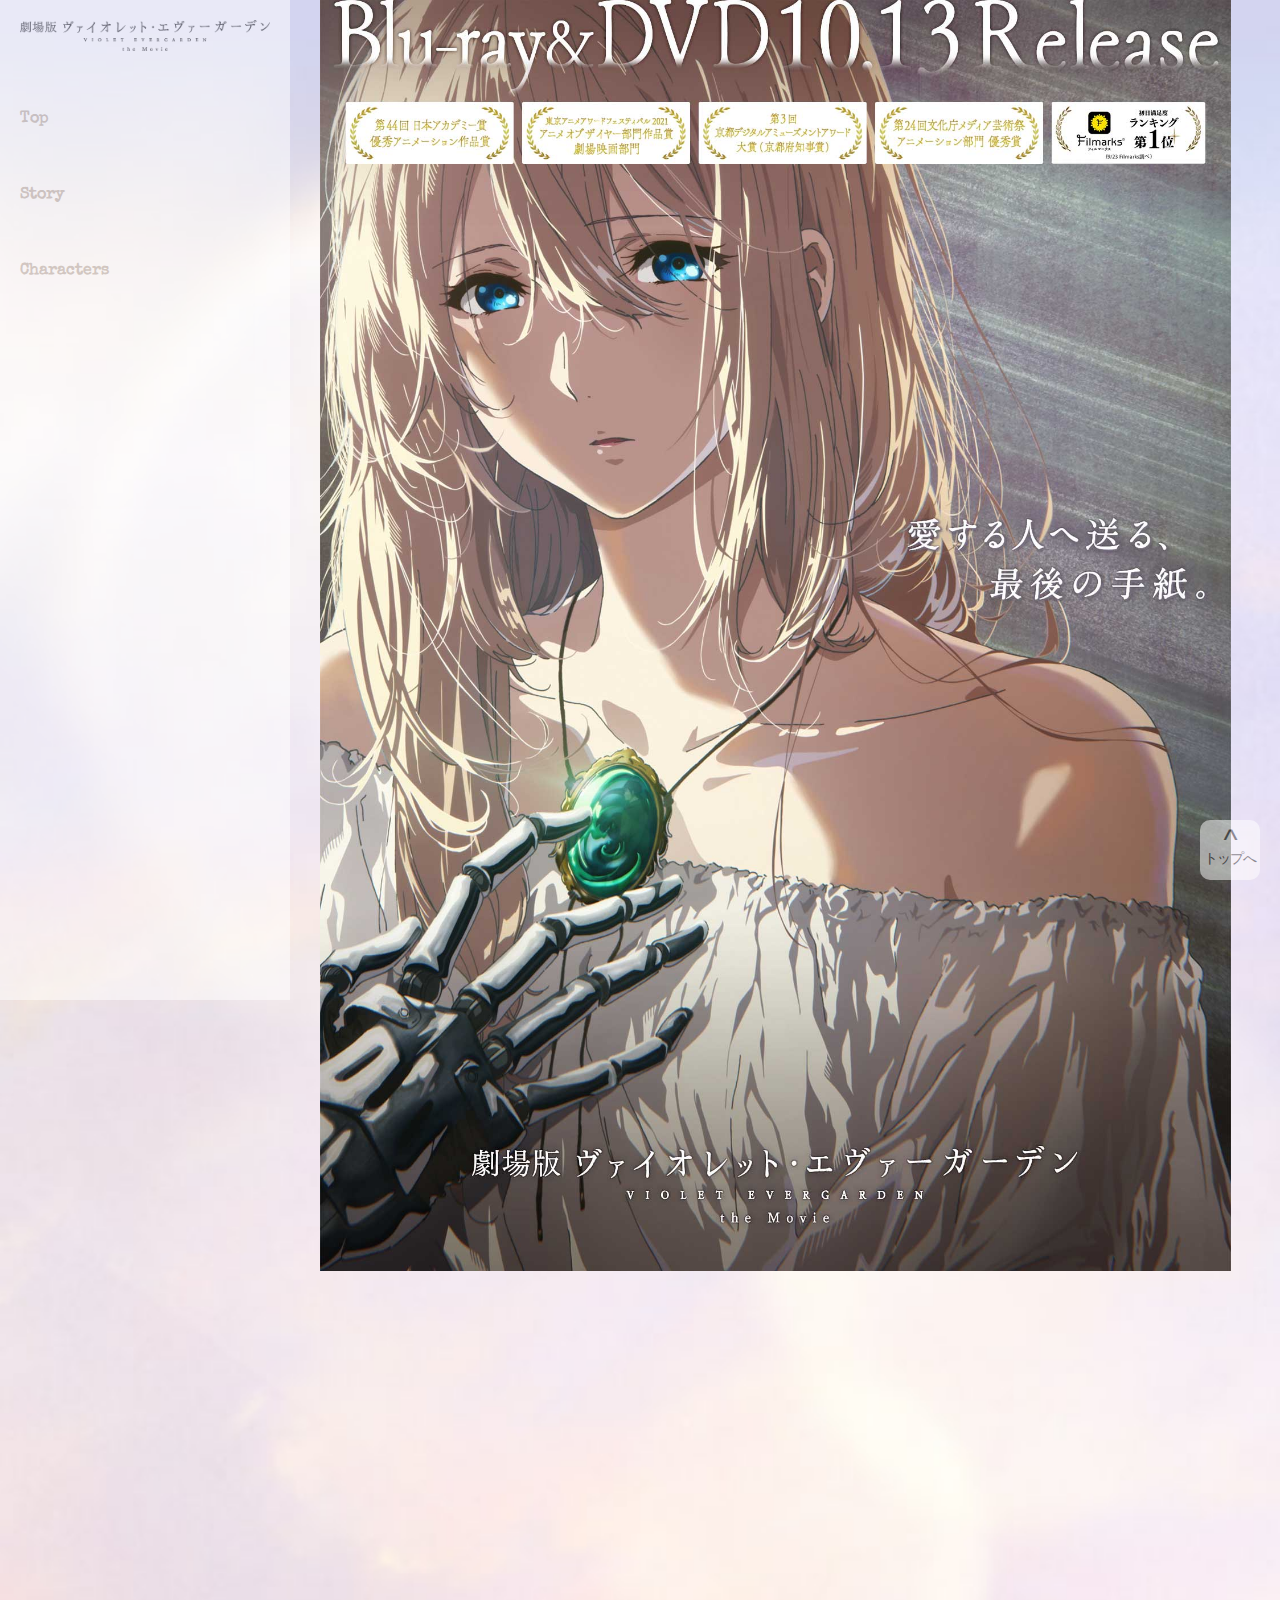
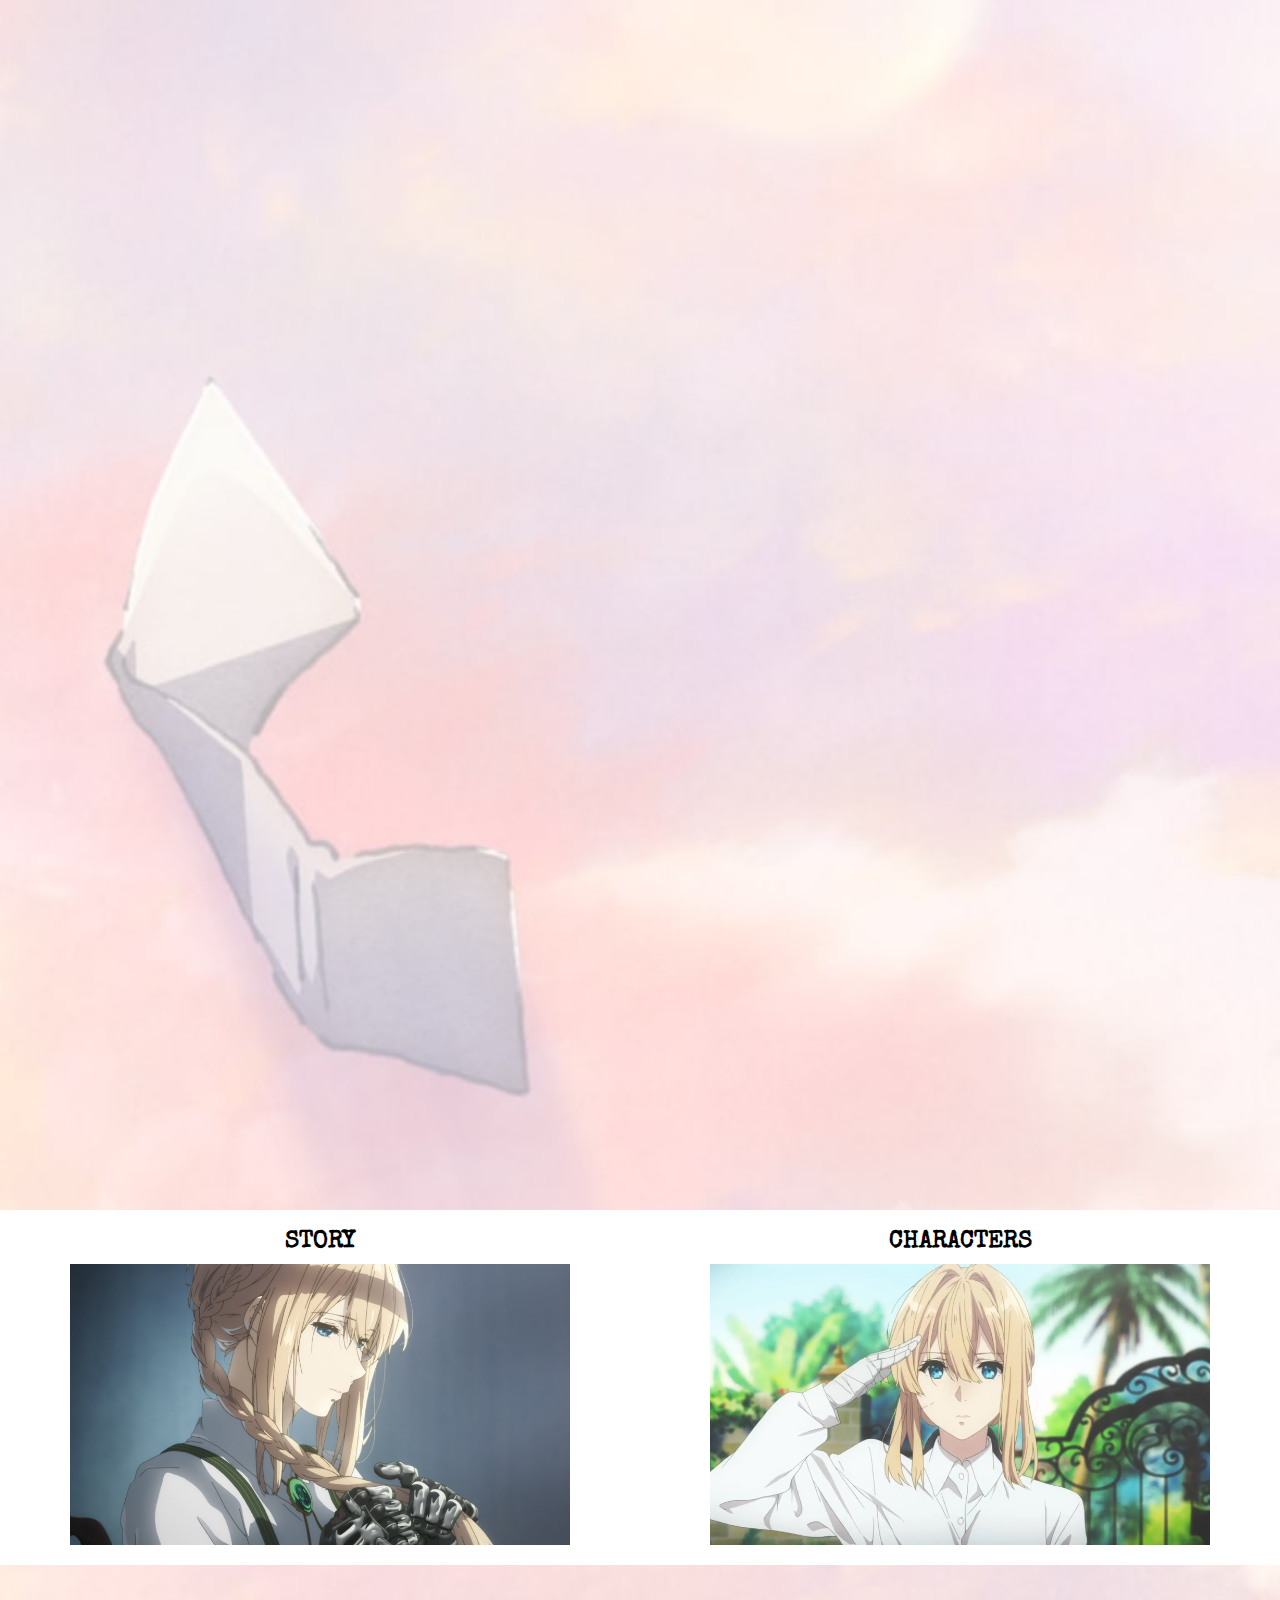
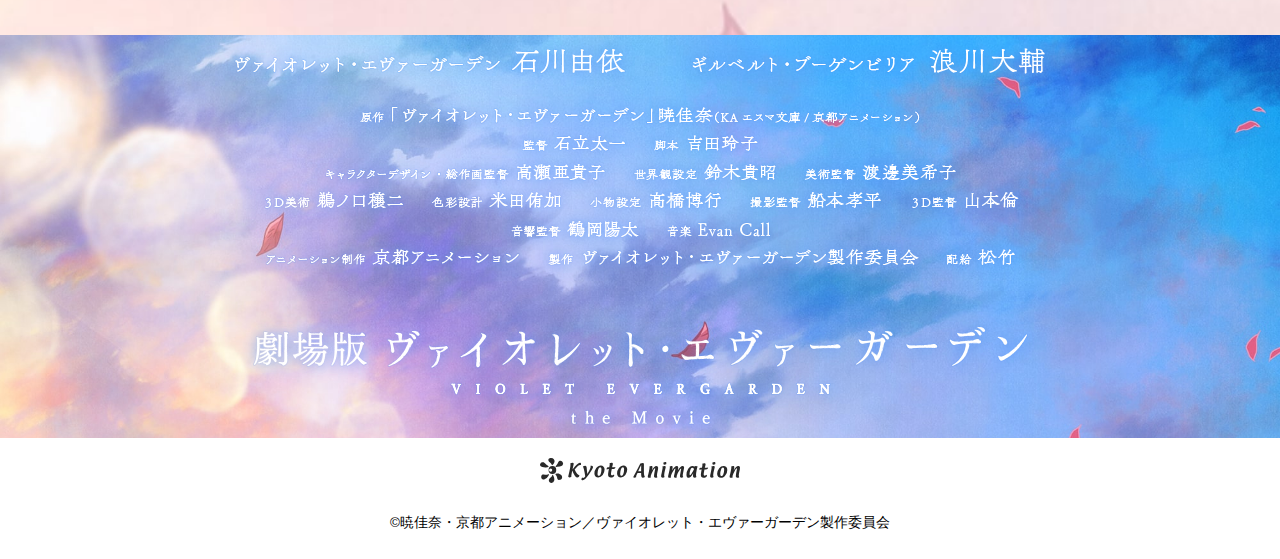
<file: index.html>
<!DOCTYPE html>
<html lang="ja">

<head>
	<meta charset="utf-8">
	<meta name="description" content="ヴァイオレット・エヴァーガーデン映画紹介サイト。放送前からワールドツアーを行い、世界各地で熱狂の渦を巻き起こした。感動的な物語と、繊細でダイナミックな映像で話題となったTVシリーズ、観客たちの心を躍らせ、作品世界へと誘ったオーケストラコンサートを経て、「ヴァイオレット・エヴァーガーデン 外伝 - 永遠と自動手記人形 -」を公開。世界中で大きな反響を巻き起こした。そして、いよいよフィナーレへ──。">
	<!--ファビコンの設定-->
	<!-- <link rel="shortcut icon" href="./images/favicon.ico">
	<link rel="apple-touch-icon" sizes="180x180" href="./images/apple-touch-icon.png"> -->
	<link rel="stylesheet" href="./css/normalize.css">
	<link rel="stylesheet" href="css/style.css">
	<title>
		劇場版『ヴァイオレット・エヴァーガーデン』紹介サイト
	</title>
	<!--ファビコンの設定-->
	<link rel="shortcut icon" href="./images/favicon.ico">
	<link rel="apple-touch-icon" sizes="180x180" href="./images/apple-touch-icon.png">
</head>

<body class="index-body" id="top">
<div class="body-div">
<header>
	<a href="./index.html"><img src="./images/lowerLogo.png" alt="logo" class="logo"></a>
	<nav class="main-menu">
		<ul>
			<li><a href="index.html">Top</a></li>
			<li><a href="story.html">Story</a></li>
			<li><a href="characters.html">Characters</a></li>
		</ul>
	</nav>
</header>

<div class="slide-div">
	<div class="slideshow">
		<img src="./images/keyvisual01.jpg" alt="Slideshowイメージ画像1" class="active">
		<img src="./images/keyvisual02.jpg" alt="Slideshowイメージ画像2">
	</div>
</div>
</div>
<main class="index-main">
<div class="index-text-div">
	<h1 class="sl up">心を揺さぶる物語、<br>心に響く音楽、<br>心に残るアニメーション。</h1>
	<p class="sl up">今なお多くの心を惹きつけて離さない、とある女性の人生譚。<br>
		彼女の名は「ヴァイオレット・エヴァーガーデン」──。</p>
	
	<p class="sl up">放送前からワールドツアーを行い、世界各地で熱狂の渦を巻き起こした。<br>
		感動的な物語と、繊細でダイナミックな映像で話題となったTVシリーズ、<br>
		観客たちの心を躍らせ、作品世界へと誘ったオーケストラコンサートを経て、<br>
		「ヴァイオレット・エヴァーガーデン 外伝 - 永遠と自動手記人形 -」を公開。<br>
		世界中で大きな反響を巻き起こした。<br></p>

	<p class="sl up">そして、いよいよフィナーレへ──。</p>

	<p class="sl up spc"><span class="red">「愛してる」</span>も、少しはわかるのです。</p>

	<p class="sl up">新しい時代が到来し、世界が大きく変わっていこうとしている今、<br>
		彼女の紡ぐ手紙が、彼女の想いが、どこに届くのか。</p>

	<p class="sl up">【不変】で【普遍】の愛をあなたに──。</p>

	<p class="sl up">『劇場版 ヴァイオレット・エヴァーガーデン』
		2020年9月18日 全国劇場公開</p>
	<!-- http://noze.space/archives/415  これ使って要素を出したい -->
</div>

<div class="nav-no-younamono">
<section>
	<a href="./story.html">
	<h2>STORY</h2>
	<div class="for-zoom"><img src="./images/violet2.jpg" alt="story"></div>
	</a>
</section>
<section>
	<a href="./characters.html">
	<h2>CHARACTERS</h2>
	<div class="for-zoom"><img src="./images/violet3Re.webp" alt="chars"></div>
	</a>
</section>
</div>
</main>

<footer>
	<div class="bill">
		<img src="./images/billing.png" alt="bill">
	</div>
	<a href="https://www.kyotoanimation.co.jp/" class="kyoani" target="_blank"><img src="./images/kyotoanimation.svg" alt="kyoani-logo"></a>
	<p><small>©暁佳奈・京都アニメーション／ヴァイオレット・エヴァーガーデン製作委員会</small></p>
</footer>

<script src="https://ajax.googleapis.com/ajax/libs/jquery/3.6.0/jquery.min.js"></script> <!-- こっちが先 -->
<script src="./js/slide.js"></script>
<script src="./js/sl.js"></script>
<a href="#top" class="gotop">トップへ</a> <!-- #topとすると　id="top"のところに飛ぶ -->
</body>


</html>
</file>
<file: css/style.css>
@charset "UTF-8";
/* メモとか色とか */
/* ヘッダ#000000
メイン文字#efeed9
目立たせる文字#b4832f 
参考：https://wakupaku.hmup.jp/blog/blog/design-anime-violetevergarden
透明感ある感じに仕上げる？？
*/



/* index, chars違い　bodyのclass mainのclassと中身
navのclassと配置

*/



/* 全体共通 */
* {box-sizing: border-box;}
/* https://developer.mozilla.org/ja/docs/Web/CSS/box-sizing */

@font-face{
  font-family: 'Special-Elite';
  src: url("../font/SpecialElite-Regular.ttf") format("truetype");
}

@font-face{
  font-family: 'Shippori';
  src: url("../font/ShipporiMincho-Regular.ttf") format("truetype");
}


/* all contents */
html{
  scroll-behavior: smooth; /* 滑らかに上に戻る */
}

body {
  font-family: "游ゴシック体", YuGothic, "游ゴシック Medium", "Yu Gothic Medium","游ゴシック", "Yu Gothic", sans-serif;}

body,h1,h2,h3,p,ul,ol{
  margin: 0;
  padding: 0;
}
*{box-sizing:border-box} /* widthを指定したときにpaddingとmarginを無視する*/

p{font-size: 18px;
line-height: 2;}
img{vertical-align: bottom;}
a{
  text-decoration: none;
}

/* ページごとの大きな設定 index,all*/
.index-body{
  background-image: url(../images/introBg_sp.jpg);
  background-repeat: no-repeat;
  background-position: center top;
  background-size: cover;
  background-attachment: fixed;
  max-height: 1910px;
}

.body-div{
  display: flex;
  margin: auto;
}

.index-body header{
  width: 300px;
  height: 1000px;
  background-color: #fff;
  opacity: 0.5;
}

.logo{
  width: 250px;
  margin: 20px;
}

.main-menu ul li a{
  color: #b3a59a;
  font-weight: bold;
  display: block;
  padding: 20px;
  margin: 20px 0;
  transition: ease 0.5s;
  position: relative;
  font-family: 'Special-Elite';
}
  
.main-menu ul li a::after{
  position: absolute;
  left: 0;
  content: '';
  width: 100%;
  height: 2px;
  background-color: #000;
  bottom: -1px;
  transform: scale(0, 1);
  transform-origin: left top;
  transition: transform 0.5s;
}

.main-menu ul li a:hover::after{
  transform: scale(1, 1);
}

.main-menu ul li a:hover{
  color: #000;
}

footer{
  text-align: center;
  background-color: #fff;
}

footer p{
vertical-align: middle;
padding: 20px 0;
}

.bill{
  background-image: url(../images/billingBg.jpg);
  background-repeat: no-repeat;
  background-position: center top;
  background-size: cover;
  width: 100%;
}

.kyoani img{
  margin-top: 20px;
  width: 200px;
}

/* ページごとの大きな設定chars */
.chars-body{
  background-color: #b3a59a;
  /* background-image: url(../images/bg_sp.jpg); */
  background-repeat: no-repeat;
  background-position: center top;
  background-size: cover;
  background-attachment: fixed;
}
.chars-body-div{
  background-color: #b3a59a;;
  position: sticky;
  top: 0;
  z-index: 9999;
}


.chars-body div header{
  display: flex;
  width: 100%;
  background-color: #fff;
  opacity: 0.5;
  height: 80px;
}

.chars-menu ul{
  display: flex;
}

.chars-menu ul li a{
  color: #b3a59a;
  font-weight: bold;
  display: block;
  padding: 20px;
  margin: 10px 0 20px 0;
  transition: ease 0.5s;
  position: relative;
  font-family: 'Special-Elite';
}
  
.chars-menu ul li a::after{
  position: absolute;
  left: 0;
  content: '';
  width: 100%;
  height: 2px;
  background-color: #000;
  bottom: -1px;
  transform: scale(0, 1);
  /* transform-origin: left top; */
  transition: transform 0.5s;
}
.chars-menu ul li a:hover::after{
  transform: scale(1, 1);
}

.chars-menu ul li a:hover{
  color: #000;
}

/* index 内容 */

.slide-div{
  width:100%
}

.index-main{
  text-align: center;
  height: auto;
  width: 100%;
  padding-bottom: 70px;
}

.index-text-div h1{
  color: #b4832f;
}

.index-text-div p{
  margin: 60px 0;
  font-size: 20px;
  white-space: nowrap;
  color: #000 ;
}

.index-text-div{
  height: 1300px;
}

.nav-no-younamono{
  display: flex;
  flex-wrap: wrap;
  justify-content: space-around;
  background-color: white;
}

.nav-no-younamono section{
  padding: 0 10px 20px 10px;
  width: 540px;
  min-width: 500px;
}

.nav-no-younamono section a h2{
  font-family: 'Special-Elite';
  padding: 20px 0 10px 0;
  color: #000;
}

.for-zoom img{
  width: 50%;
  min-width: 500px;
  transition: 1s all;
}

.for-zoom{
  width: 50%;
  min-width: 500px;
  overflow: hidden;
  margin: auto;
}

.nav-no-younamono section a div img:hover{
  transform: scale(1.15,1.15); /* 2つ指定するのは横と縦の倍率 */
  transition: 1s all;
}

/* スライドして表示するやつ(index) */
.sl{
  opacity: 0;
  transition: all 2s ease;
}

.show{
  opacity: 1;
  transform: none;
}

.up{
  transform: translate(0, 100px);
}

/* chars 内容 */
.chars-main{
  background-image: url(../images/bg_sp.jpg);
  background-repeat: no-repeat;
  background-position: center top;
  background-size: cover;
  background-attachment: fixed;
  padding-top: 30px;
}

.chars-main h1{
  font-family: 'Special-Elite';
  color: #b4832f;
  margin: auto;
  margin-bottom: 20px;
  font-size: 40px;
  width: 225px;
}

.chars-big{
  margin: auto;
  width: 860px;
  position: relative;
  padding: 30px 0 20px 30px;
}

.chars-big h2{
  color: #000;
  font-family: 'Shippori';
}
.chars-big img{
  width: 800px;
  min-width: 500px;
}

.violet{
  position: absolute;
  top: 85px;
  left: 441px;
  line-height: 30px;
  margin-right: 0;
  width: 380px;
  height: 380px;
}

.shosa{
  width: 400px;
  position: absolute;
  top: 85px;
  left: 45px;
  line-height: 30px;
  margin-right: 0;
  height: 380px;
}

.chars-normal{
  padding: 0 0 20px 30px;
  width: 530px;
}

.chars-normal h2{
  color: #000;
  font-family: 'Shippori';
}

.chars-normal img{
  width: 500px;
}

.chars-normal p{
  padding: 10px 10px;
  line-height: 30px
}
.flex-only{
  display:flex;
  flex-wrap: wrap;
  justify-content: space-around;
}

/* story 内容 */
.story-main{
  background-image: url(../images/bg_sp.jpg);
  background-repeat: no-repeat;
  background-position: center top;
  background-size: cover;
  background-attachment: fixed;
}
.story-title{
  font-family: 'Special-Elite';
  color: #b4832f;
  padding: 30px 0 ;
  margin: auto;
  font-size: 40px;
  width: 120px;
}

.story-sub-title{
  font-family: 'Shippori';
  color: #000;
  text-align: center;
}

.taisetunahito{
  font-family: 'Shippori';
  text-align: center;
  margin-top: 50px;
}

.story-contents{
  max-width: 740px;
  width: auto;
  margin: 0px auto 0px auto;
  padding: 90px 30px;
  text-align: center;
}
/* 色系 */
.red{
  color: #f08080;
  font-weight: bold;
}


/* jQuery スライド */
.slideshow {
  margin: 0 0 10px 0;
	position:relative;
	width:100%;
	height:1500px;
	overflow:hidden;}

.slideshow img {
  position:absolute;
  top:0;
  left:0;
  z-index:10;
  width: 95%;
  min-width: 720px;
  padding: 0 0 0 30px;}

.slideshow img.active {z-index:30; }

.slideshow img.last-active {z-index:20; }


/* 上に戻る */

.gotop{
  display: block;
  width: 60px;
  height: 60px;
  box-sizing: border-box;
  background: #fff;
  /* border: 1px solid #999; */
  border-radius: 10px;
  padding-top: 30px;
  text-align: center;
  letter-spacing: -1px;
  font-size: 85%;
  text-decoration: none;
  color: #333;
  opacity: 0.5;
  position: fixed;
  bottom: 20px;
  right: 20px;
  z-index: 10000;
  transition: 0.5s ease;
}
.gotop::before{
  content: "^";
  display: block;
  font-size: 30px;
  top: 5%;
  left: 0;
  right: 0;
  margin: auto;
  position: absolute;
}
.gotop:hover{
  opacity: 1;
  border: 1px solid #999;
}
</file>
